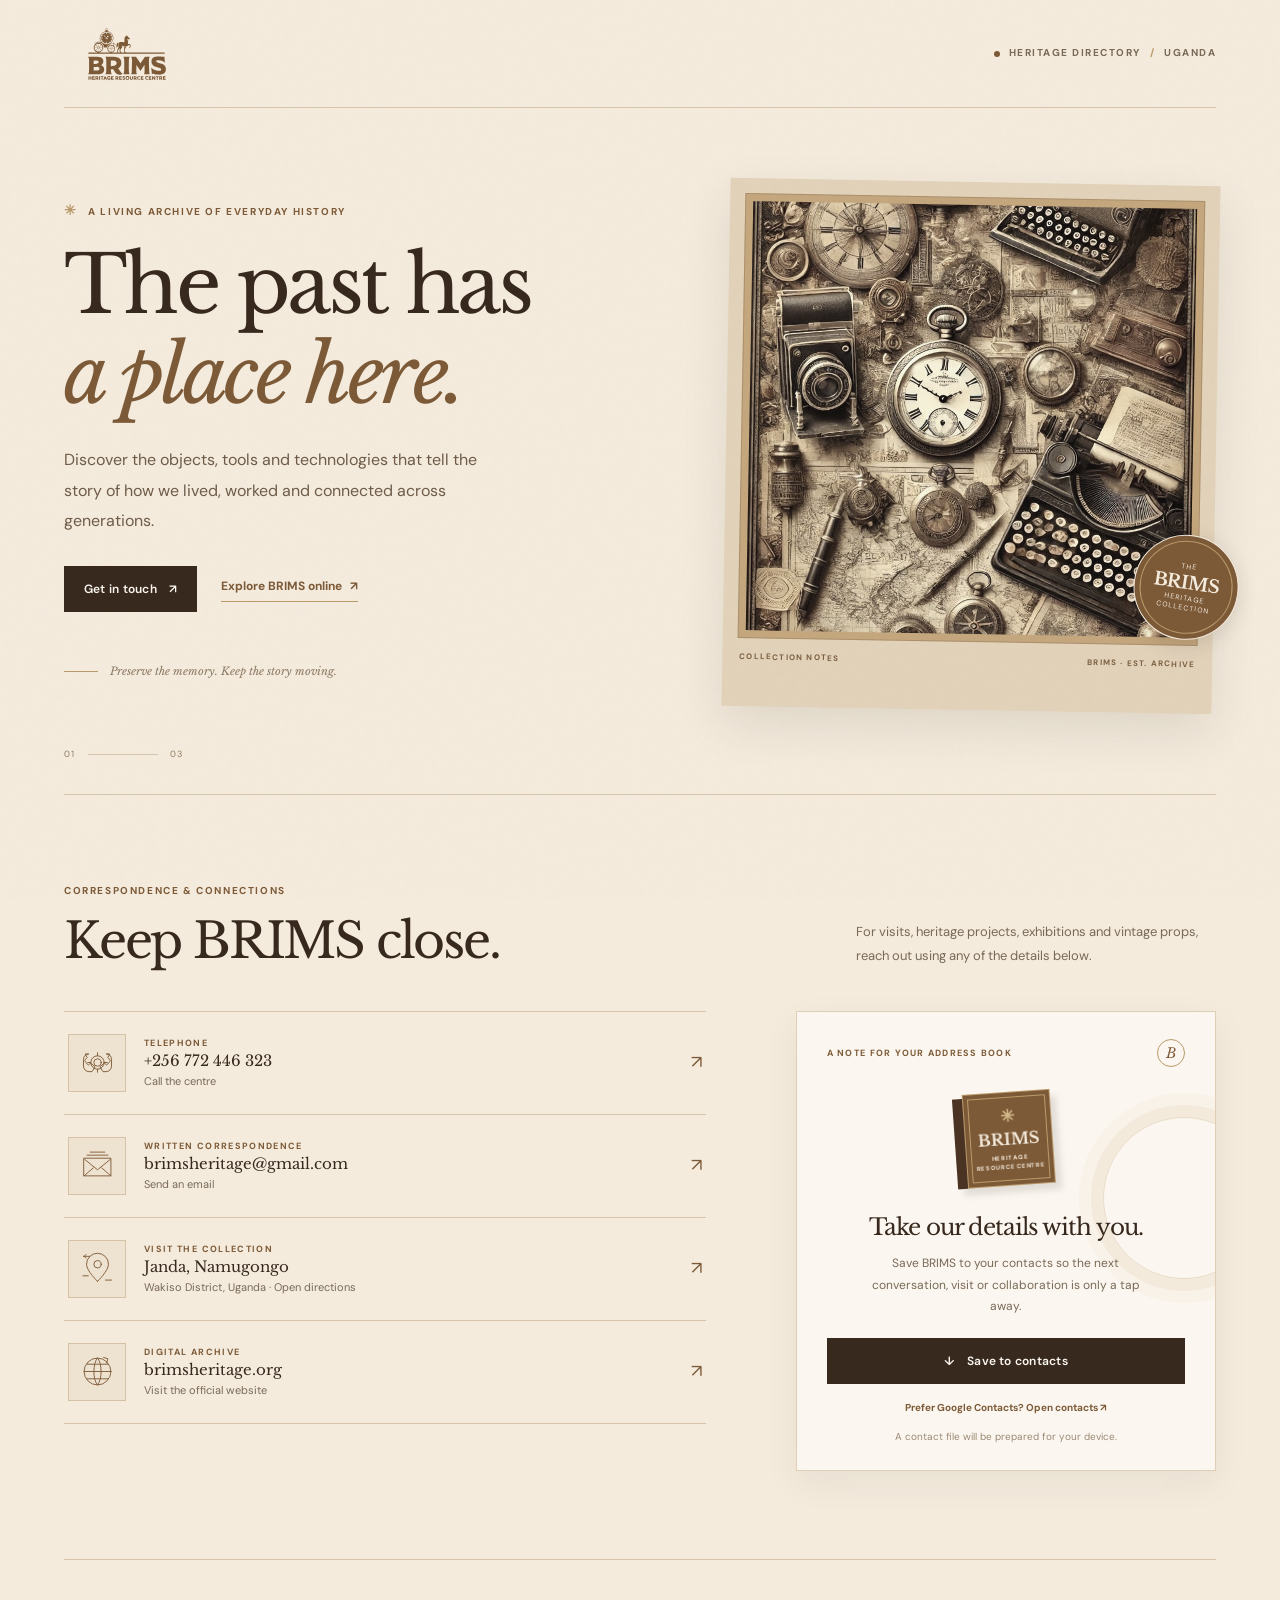
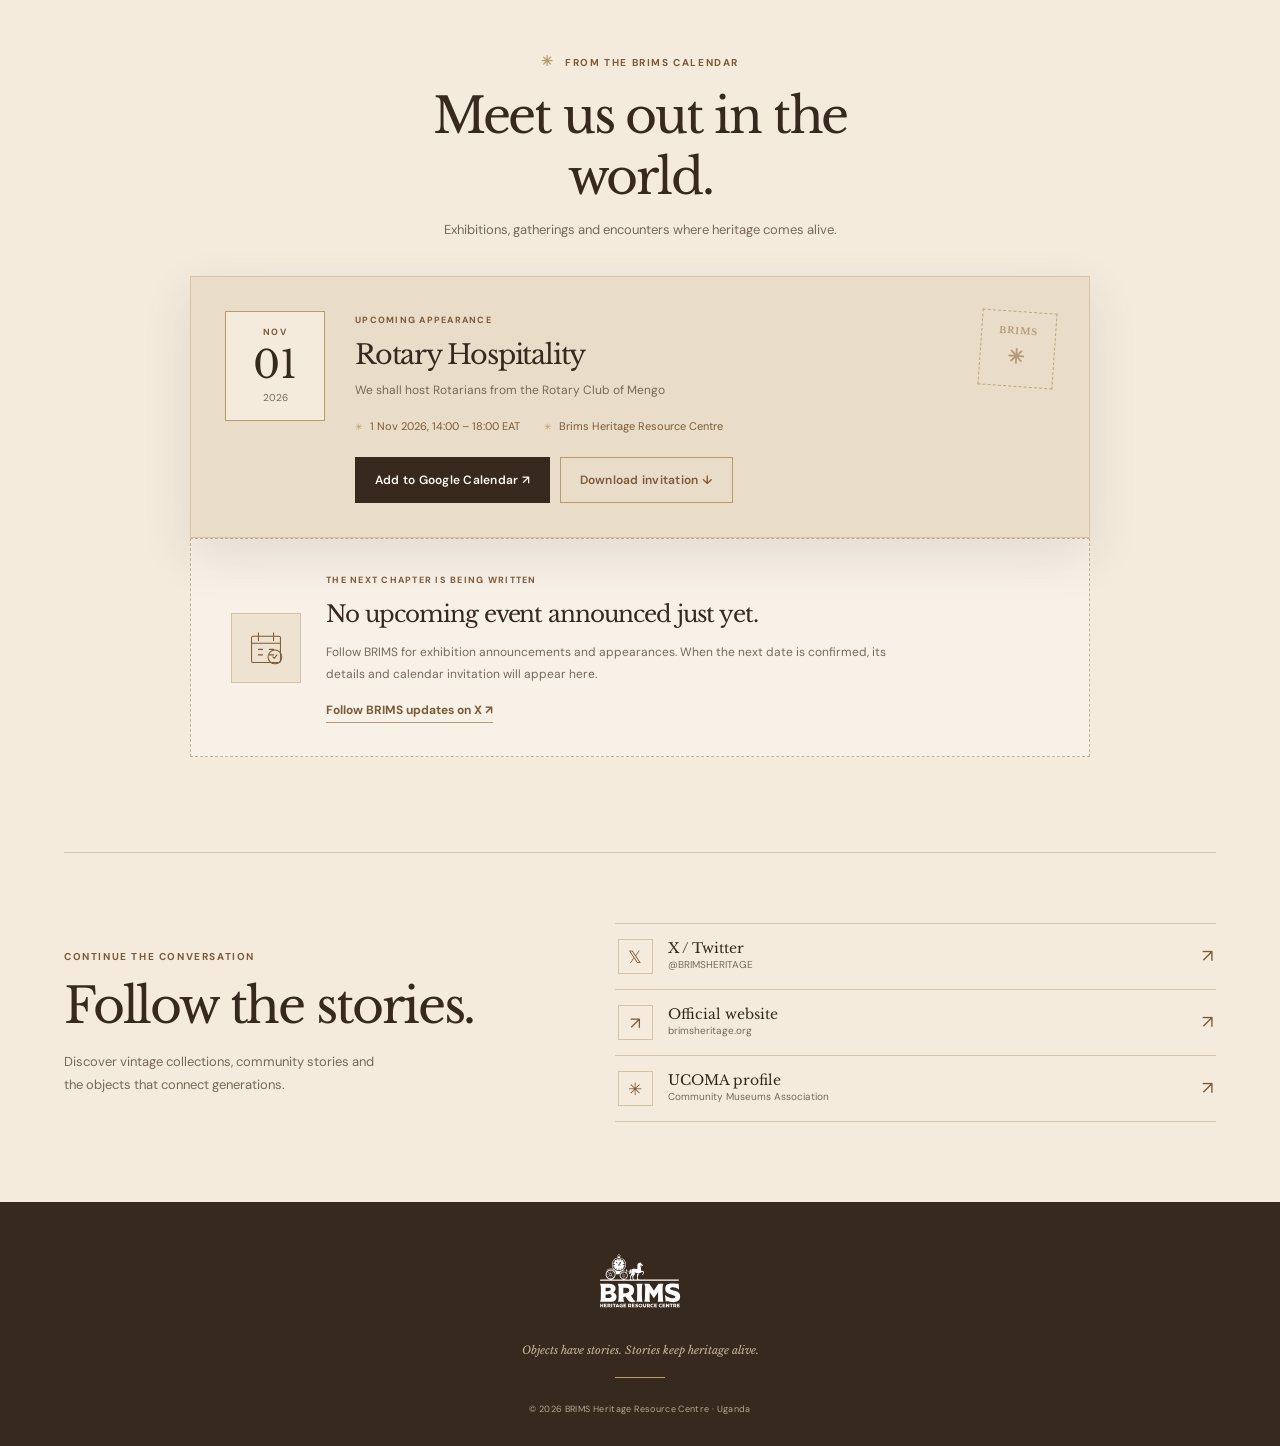
<file: index.html>
<!doctype html>
<html lang="en">
<head>
  <meta charset="utf-8">
  <meta name="viewport" content="width=device-width, initial-scale=1">
  <meta name="theme-color" content="#38291f">
  <meta name="description" content="Connect with BRIMS Heritage Resource Centre in Janda, Namugongo, Uganda. Save our contact details and discover our next public appearance.">
  <title>BRIMS Heritage Resource Centre | Heritage, Preserved</title>
  <link rel="preconnect" href="https://fonts.googleapis.com">
  <link rel="preconnect" href="https://fonts.gstatic.com" crossorigin>
  <link href="https://fonts.googleapis.com/css2?family=DM+Sans:wght@400;500;600;700&family=Libre+Baskerville:wght@400;700&display=swap" rel="stylesheet">
  <link rel="stylesheet" href="styles.css">
  <link rel="icon" href="assets/brims-logo.svg" type="image/svg+xml">
</head>
<body>
  <a class="skip-link" href="#main">Skip to content</a>
  <div class="page-shell">
    <header class="topbar">
      <a class="brand" href="#top" aria-label="BRIMS Heritage Resource Centre home">
        <img src="assets/brims-logo.svg" alt="BRIMS Heritage Resource Centre logo">
      </a>
      <span class="archive-tag"><span class="tag-dot"></span> Heritage directory <span class="tag-separator">/</span> Uganda</span>
    </header>

    <main id="main">
      <section class="hero" id="top" aria-labelledby="hero-title">
        <div class="hero-copy">
          <p class="eyebrow"><span class="ornament">✳</span> A living archive of everyday history</p>
          <h1 id="hero-title">The past has<br><em>a place here.</em></h1>
          <p class="hero-description">Discover the objects, tools and technologies that tell the story of how we lived, worked and connected across generations.</p>
          <div class="hero-actions">
            <a class="button button-primary" href="#contact">Get in touch <span aria-hidden="true">↗</span></a>
            <a class="text-link" href="https://brimsheritage.org/" target="_blank" rel="noopener">Explore BRIMS online <span aria-hidden="true">↗</span></a>
          </div>
          <div class="hero-footnote"><span class="rule"></span><span>Preserve the memory. Keep the story moving.</span></div>
        </div>
        <div class="hero-art" aria-label="Vintage collage of historical instruments and objects" role="img">
          <div class="art-frame"><img src="assets/heritage-collage.jpg" alt="" fetchpriority="high"></div>
          <div class="art-caption"><span>COLLECTION NOTES</span><span>BRIMS · EST. ARCHIVE</span></div>
          <div class="seal" aria-hidden="true"><span>THE</span><strong>BRIMS</strong><span>HERITAGE<br>COLLECTION</span></div>
        </div>
        <div class="hero-index" aria-hidden="true"><span>01</span><span class="index-line"></span><span>03</span></div>
      </section>

      <section class="contact-section section-pad" id="contact" aria-labelledby="contact-title">
        <div class="section-heading">
          <div><p class="eyebrow">Correspondence & connections</p><h2 id="contact-title">Keep BRIMS close.</h2></div>
          <p class="section-intro">For visits, heritage projects, exhibitions and vintage props, reach out using any of the details below.</p>
        </div>

        <div class="contact-layout">
          <div class="contact-list" id="contact-list">
            <a class="contact-row" id="phone-link" href="tel:+256772446323">
              <span class="icon-tile" aria-hidden="true"><svg viewBox="0 0 64 64"><path d="M17 18c-5 0-8 4-8 9v11c0 5 4 9 9 9h5l5-8-7-6-4 3c-3-2-5-5-6-8l4-4-3-6h5Z"/><path d="M47 18c5 0 8 4 8 9v11c0 5-4 9-9 9h-5l-5-8 7-6 4 3c3-2 5-5 6-8l-4-4 3-6h-5Z"/><circle cx="32" cy="32" r="11"/><circle cx="32" cy="32" r="6"/><path d="M32 21v-5M32 48v-5M21 32h-5M48 32h-5"/></svg></span>
              <span class="contact-copy"><span class="contact-label">Telephone</span><strong id="phone-display">+256 772 446 323</strong><small>Call the centre</small></span><span class="row-arrow" aria-hidden="true">↗</span>
            </a>
            <a class="contact-row" id="email-link" href="mailto:brimsheritage@gmail.com">
              <span class="icon-tile" aria-hidden="true"><svg viewBox="0 0 64 64"><path d="M10 20h44v29H10z"/><path d="m11 22 21 17 21-17"/><path d="M15 15h34M20 10h24"/><path d="m10 49 15-13M54 49 39 36"/></svg></span>
              <span class="contact-copy"><span class="contact-label">Written correspondence</span><strong id="email-display">brimsheritage@gmail.com</strong><small>Send an email</small></span><span class="row-arrow" aria-hidden="true">↗</span>
            </a>
            <a class="contact-row" id="location-link" href="https://www.google.com/maps/search/?api=1&query=Janda%2C+Namugongo%2C+Wakiso%2C+Uganda" target="_blank" rel="noopener">
              <span class="icon-tile" aria-hidden="true"><svg viewBox="0 0 64 64"><path d="M32 53S14 36 14 25a18 18 0 1 1 36 0C50 36 32 53 32 53Z"/><circle cx="32" cy="25" r="6"/><path d="M9 12h10M45 51h10M8 44h9"/><path d="m10 12 3-3m-3 3 3 3"/></svg></span>
              <span class="contact-copy"><span class="contact-label">Visit the collection</span><strong>Janda, Namugongo</strong><small>Wakiso District, Uganda · Open directions</small></span><span class="row-arrow" aria-hidden="true">↗</span>
            </a>
            <a class="contact-row" href="https://brimsheritage.org/" target="_blank" rel="noopener">
              <span class="icon-tile" aria-hidden="true"><svg viewBox="0 0 64 64"><circle cx="32" cy="32" r="22"/><path d="M10 32h44M32 10c8 8 8 36 0 44M32 10c-8 8-8 36 0 44M15 20h34M15 44h34"/><path d="m42 9 7 2-2 7"/></svg></span>
              <span class="contact-copy"><span class="contact-label">Digital archive</span><strong>brimsheritage.org</strong><small>Visit the official website</small></span><span class="row-arrow" aria-hidden="true">↗</span>
            </a>
          </div>

          <aside class="save-card">
            <div class="save-card-top"><span class="mini-kicker">A note for your address book</span><span class="mini-stamp" aria-hidden="true">B</span></div>
            <div class="address-book" aria-hidden="true"><div class="book-spine"></div><div class="book-face"><span class="book-mark">✳</span><span>BRIMS</span><small>HERITAGE<br>RESOURCE CENTRE</small></div></div>
            <h3>Take our details with you.</h3>
            <p>Save BRIMS to your contacts so the next conversation, visit or collaboration is only a tap away.</p>
            <button class="button button-primary button-wide" id="save-contact" type="button"><span aria-hidden="true">↓</span> Save to contacts</button>
            <a class="import-link" href="https://contacts.google.com/" target="_blank" rel="noopener">Prefer Google Contacts? Open contacts ↗</a>
            <p class="privacy-note" id="save-status" role="status" aria-live="polite">A contact file will be prepared for your device.</p>
          </aside>
        </div>
      </section>

      <section class="event-section section-pad" id="event" aria-labelledby="event-title">
        <div class="event-heading"><p class="eyebrow"><span class="ornament">✳</span> From the BRIMS calendar</p><h2 id="event-title">Meet us out in the world.</h2><p>Exhibitions, gatherings and encounters where heritage comes alive.</p></div>
        <article class="event-card" id="event-card" hidden>
          <div class="event-date" id="event-date-badge"><span id="event-month">DATE</span><strong id="event-day">—</strong><small id="event-year">—</small></div>
          <div class="event-details"><p class="mini-kicker" id="event-category">UPCOMING APPEARANCE</p><h3 id="event-name"></h3><p id="event-description"></p><div class="event-meta"><span id="event-time"></span><span id="event-venue"></span></div><div class="event-actions"><a class="button button-primary" id="google-calendar" href="#" target="_blank" rel="noopener">Add to Google Calendar ↗</a><button class="button button-outline" id="download-ics" type="button">Download invitation ↓</button></div></div>
          <div class="event-ticket-mark" aria-hidden="true">BRIMS<br><span>✳</span></div>
        </article>
        <div class="no-event" id="no-event">
          <span class="no-event-icon" aria-hidden="true"><svg viewBox="0 0 64 64"><rect x="11" y="15" width="42" height="38" rx="2"/><path d="M11 25h42M21 10v11M43 10v11M21 34h6m10 0h6M21 42h6m10 0h6"/><circle cx="45" cy="45" r="10"/><path d="m42 45 2 2 4-5"/></svg></span>
          <div><p class="mini-kicker">The next chapter is being written</p><h3>No upcoming event announced just yet.</h3><p>Follow BRIMS for exhibition announcements and appearances. When the next date is confirmed, its details and calendar invitation will appear here.</p><a class="text-link" href="https://x.com/BRIMSHERITAGE" target="_blank" rel="noopener">Follow BRIMS updates on X ↗</a></div>
        </div>
      </section>

      <section class="social-section section-pad" aria-labelledby="social-title">
        <div><p class="eyebrow">Continue the conversation</p><h2 id="social-title">Follow the stories.</h2><p class="social-copy">Discover vintage collections, community stories and the objects that connect generations.</p></div>
        <div class="social-links">
          <a href="https://x.com/BRIMSHERITAGE" target="_blank" rel="noopener"><span class="social-symbol">𝕏</span><span><strong>X / Twitter</strong><small>@BRIMSHERITAGE</small></span><span class="row-arrow">↗</span></a>
          <a href="https://brimsheritage.org/" target="_blank" rel="noopener"><span class="social-symbol">↗</span><span><strong>Official website</strong><small>brimsheritage.org</small></span><span class="row-arrow">↗</span></a>
          <a href="https://ucoma.or.ug/2025/02/17/brims-heritage-resource-centre/" target="_blank" rel="noopener"><span class="social-symbol">✳</span><span><strong>UCOMA profile</strong><small>Community Museums Association</small></span><span class="row-arrow">↗</span></a>
        </div>
      </section>
    </main>

    <footer class="footer"><img src="assets/brims-logo-light.svg" alt="BRIMS Heritage Resource Centre"><p>Objects have stories. Stories keep heritage alive.</p><span class="footer-line"></span><small>© <span id="current-year"></span> BRIMS Heritage Resource Centre · Uganda</small></footer>
  </div>
  <script src="app.js"></script>
</body>
</html>
</file>
<file: styles.css>
:root{--paper:#f4ebdd;--paper-deep:#e8dbc7;--paper-light:#fbf7f0;--ink:#38291f;--brown:#7d5a37;--brass:#b99a6b;--line:#d6c5ac;--muted:#796957;--serif:"Libre Baskerville",Georgia,serif;--sans:"DM Sans",Arial,sans-serif;--shadow:0 18px 48px rgba(56,41,31,.11)}
*{box-sizing:border-box}html{scroll-behavior:smooth}body{margin:0;background:var(--paper);color:var(--ink);font-family:var(--sans);font-size:15px;line-height:1.65}body:before{content:"";position:fixed;inset:0;pointer-events:none;z-index:5;opacity:.15;background-image:url("data:image/svg+xml,%3Csvg viewBox='0 0 180 180' xmlns='http://www.w3.org/2000/svg'%3E%3Cfilter id='n'%3E%3CfeTurbulence type='fractalNoise' baseFrequency='.82' numOctaves='3' stitchTiles='stitch'/%3E%3C/filter%3E%3Crect width='100%25' height='100%25' filter='url(%23n)' opacity='.12'/%3E%3C/svg%3E");mix-blend-mode:multiply}.skip-link{position:absolute;top:-60px;left:16px;background:var(--ink);color:white;padding:10px 16px;z-index:10}.skip-link:focus{top:16px}.page-shell{max-width:1440px;margin:auto;padding:0 clamp(20px,5vw,78px);overflow:hidden}.topbar{height:108px;display:flex;align-items:center;justify-content:space-between;border-bottom:1px solid var(--line);gap:20px}.brand img{display:block;width:180px;height:auto;max-height:80px;object-fit:contain;object-position:left center}.archive-tag{display:flex;align-items:center;gap:9px;text-transform:uppercase;letter-spacing:.15em;font-size:10px;font-weight:700;color:var(--muted)}.tag-dot{width:6px;height:6px;background:var(--brown);border-radius:50%}.tag-separator{color:var(--brass)}.hero{position:relative;display:grid;grid-template-columns:1fr .88fr;gap:clamp(38px,7vw,112px);align-items:center;min-height:620px;padding:74px 0 84px}.hero-copy{max-width:570px;padding-bottom:15px}.eyebrow,.mini-kicker{margin:0 0 19px;text-transform:uppercase;letter-spacing:.16em;font-size:10px;font-weight:700;color:var(--brown)}.ornament{font-size:14px;margin-right:7px;color:var(--brass)}h1,h2,h3,p{margin-top:0}h1,h2,h3{font-family:var(--serif);font-weight:400;letter-spacing:-.045em}h1{font-size:clamp(46px,6.2vw,88px);line-height:1.13;margin:0 0 25px}h1 em{font-weight:400;color:var(--brown)}.hero-description{font-size:16px;color:#6e5c49;max-width:435px;line-height:1.9;margin-bottom:30px}.hero-actions{display:flex;align-items:center;gap:24px;flex-wrap:wrap}.button{display:inline-flex;align-items:center;justify-content:center;gap:12px;border:1px solid transparent;text-decoration:none;font:600 12px var(--sans);letter-spacing:.02em;padding:14px 19px;cursor:pointer;transition:transform .2s ease,background .2s ease,color .2s ease,border-color .2s ease}.button:hover{transform:translateY(-2px)}.button-primary{background:var(--ink);color:var(--paper-light)}.button-primary:hover{background:var(--brown)}.text-link{font-size:12px;font-weight:700;text-decoration:none;color:var(--brown);border-bottom:1px solid var(--brass);padding:0 0 4px}.text-link span{margin-left:5px}.hero-footnote{display:flex;align-items:center;gap:12px;margin-top:52px;color:#8b7963;font:italic 11px var(--serif)}.rule{width:34px;height:1px;background:var(--brass)}.hero-art{position:relative;width:100%;max-width:490px;justify-self:end;padding:15px 15px 43px;background:#e2d2ba;box-shadow:var(--shadow);transform:rotate(1deg)}.art-frame{height:445px;overflow:hidden;background:#c4a77d;border:1px solid rgba(56,41,31,.18);padding:7px}.art-frame img{width:100%;height:100%;display:block;object-fit:cover;filter:sepia(.23) saturate(.7) contrast(.94)}.art-caption{display:flex;justify-content:space-between;gap:10px;padding:12px 2px 0;font-size:8px;font-weight:700;letter-spacing:.15em;color:#7b6142}.seal{position:absolute;right:-25px;bottom:74px;display:flex;flex-direction:column;align-items:center;justify-content:center;width:105px;height:105px;border:1px solid #f4ebdd;border-radius:50%;outline:1px solid var(--brass);outline-offset:-7px;background:var(--brown);color:var(--paper);text-align:center;transform:rotate(8deg);box-shadow:0 5px 20px #38291f26}.seal span{font-size:7px;line-height:1.4;letter-spacing:.15em}.seal strong{font:700 18px var(--serif);letter-spacing:-.04em}.hero-index{position:absolute;left:0;bottom:32px;display:flex;align-items:center;gap:12px;font-size:9px;letter-spacing:.14em;color:#927e65}.index-line{height:1px;width:70px;background:var(--line)}.section-pad{padding:88px 0}.contact-section{border-top:1px solid var(--line);border-bottom:1px solid var(--line)}.section-heading{display:flex;align-items:end;justify-content:space-between;gap:50px;margin-bottom:40px}.section-heading .eyebrow{margin-bottom:10px}.section-heading h2,.event-heading h2,.social-section h2{font-size:clamp(32px,4vw,49px);line-height:1.25;margin-bottom:0}.section-intro{max-width:360px;color:var(--muted);font-size:13px;line-height:1.8;margin:0 0 4px}.contact-layout{display:grid;grid-template-columns:1.1fr .72fr;gap:clamp(35px,7vw,100px);align-items:start}.contact-list{border-top:1px solid var(--line)}.contact-row{display:flex;align-items:center;gap:18px;padding:22px 4px;border-bottom:1px solid var(--line);text-decoration:none;color:var(--ink);transition:padding .2s ease,background .2s ease}.contact-row:hover{padding-left:10px;background:rgba(255,255,255,.22)}.icon-tile{flex:0 0 58px;width:58px;height:58px;border:1px solid #d5c1a5;background:#eee2d0;display:grid;place-items:center}.icon-tile svg{width:39px;height:39px;fill:none;stroke:var(--brown);stroke-width:1.5;stroke-linecap:round;stroke-linejoin:round}.contact-copy{display:flex;flex-direction:column;min-width:0;flex:1}.contact-label{font-size:9px;letter-spacing:.15em;text-transform:uppercase;color:var(--brown);font-weight:700}.contact-copy strong{font:400 15px var(--serif);overflow-wrap:anywhere}.contact-copy small{font-size:11px;color:var(--muted);margin-top:2px}.row-arrow{font-size:18px;color:var(--brown);margin-left:auto}.save-card{position:relative;overflow:hidden;padding:27px 30px 24px;background:var(--paper-light);border:1px solid #dfceb6;box-shadow:0 12px 34px rgba(56,41,31,.06)}.save-card:after{content:"";position:absolute;right:-50px;top:105px;width:160px;height:160px;border:1px solid #eadbc7;border-radius:50%;box-shadow:0 0 0 12px #eadbc766,0 0 0 24px #eadbc733;pointer-events:none}.save-card-top{display:flex;align-items:center;justify-content:space-between;position:relative;z-index:1}.mini-kicker{font-size:9px;margin:0;letter-spacing:.14em}.mini-stamp{width:28px;height:28px;display:grid;place-items:center;border:1px solid var(--brass);border-radius:50%;color:var(--brown);font:italic 14px var(--serif)}.address-book{position:relative;width:116px;height:100px;margin:25px auto 20px;transform:rotate(-4deg);filter:drop-shadow(6px 7px 3px #38291f20)}.book-face{position:absolute;left:17px;top:0;width:88px;height:94px;background:#7d5a37;border:1px solid #b99a6b;outline:1px solid #b99a6b;outline-offset:-6px;color:var(--paper);display:flex;flex-direction:column;align-items:center;justify-content:center;text-align:center;font:700 16px var(--serif)}.book-face small{font:700 6px var(--sans);letter-spacing:.12em;line-height:1.5;margin-top:5px}.book-mark{font-size:17px;color:#d3b889;margin-bottom:2px}.book-spine{position:absolute;left:7px;top:4px;width:16px;height:90px;background:#4b3324;border-right:2px solid #b99a6b}.save-card h3{font-size:23px;line-height:1.35;text-align:center;margin:0 0 10px;position:relative;z-index:1}.save-card>p:not(.privacy-note){font-size:12px;line-height:1.8;color:var(--muted);text-align:center;margin:0 auto 20px;max-width:300px;position:relative;z-index:1}.button-wide{width:100%;position:relative;z-index:1}.import-link{display:block;text-align:center;font-size:10px;color:var(--brown);font-weight:700;text-decoration:none;margin-top:16px}.privacy-note{font-size:10px;text-align:center;color:#9b8973;margin:13px 0 0;position:relative;z-index:1}.event-section{padding-top:90px;padding-bottom:95px}.event-heading{text-align:center;max-width:560px;margin:0 auto 35px}.event-heading .eyebrow{margin-bottom:12px}.event-heading h2{margin-bottom:12px}.event-heading>p:last-child{color:var(--muted);font-size:13px;margin:0}.event-card{position:relative;display:grid;grid-template-columns:100px 1fr 75px;gap:30px;align-items:start;max-width:900px;margin:auto;padding:34px;background:#e9dcc8;border:1px solid #d6c3a8;box-shadow:var(--shadow)}.event-card[hidden]{display:none}.event-date{display:flex;flex-direction:column;align-items:center;justify-content:center;min-height:110px;border:1px solid #b99a6b;background:var(--paper);padding:13px 6px}.event-date span{font-size:9px;letter-spacing:.15em;font-weight:700;color:var(--brown)}.event-date strong{font:400 38px var(--serif);line-height:1.3}.event-date small{font-size:10px;color:var(--muted)}.event-details .mini-kicker{margin:2px 0 9px}.event-details h3{font-size:27px;line-height:1.3;margin:0 0 8px}.event-details>p:not(.mini-kicker){font-size:12px;line-height:1.8;color:var(--muted);margin:0 0 16px}.event-meta{display:flex;gap:10px 24px;flex-wrap:wrap;font-size:11px;color:var(--brown);margin-bottom:22px}.event-meta span:before{content:"✳";font-size:9px;margin-right:7px;color:var(--brass)}.event-actions{display:flex;gap:10px;flex-wrap:wrap}.button-outline{border-color:#b99a6b;color:var(--brown);background:transparent}.button-outline:hover{background:#f4ebdd}.event-ticket-mark{font:700 9px var(--serif);letter-spacing:.12em;line-height:1.8;text-align:center;color:#b49a76;border:1px dashed #c2a77f;padding:11px 4px;transform:rotate(4deg)}.event-ticket-mark span{font-size:20px}.no-event{max-width:900px;margin:auto;display:flex;gap:25px;align-items:center;padding:34px 40px;background:rgba(255,255,255,.3);border:1px dashed #c9b596}.no-event-icon{width:70px;height:70px;flex:0 0 70px;border:1px solid #d5c1a5;background:#eee2d0;display:grid;place-items:center}.no-event-icon svg{width:44px;fill:none;stroke:var(--brown);stroke-width:1.5;stroke-linecap:round;stroke-linejoin:round}.no-event .mini-kicker{margin-bottom:8px}.no-event h3{font-size:23px;margin:0 0 8px}.no-event p:not(.mini-kicker){max-width:600px;font-size:12px;line-height:1.8;color:var(--muted);margin-bottom:12px}.social-section{border-top:1px solid var(--line);display:grid;grid-template-columns:.8fr 1fr;gap:70px;align-items:center;padding-top:70px;padding-bottom:80px}.social-section .eyebrow{margin-bottom:10px}.social-section h2{margin-bottom:13px}.social-copy{font-size:13px;color:var(--muted);max-width:330px;line-height:1.8;margin:0}.social-links{border-top:1px solid var(--line)}.social-links>a{display:flex;align-items:center;gap:15px;padding:15px 3px;border-bottom:1px solid var(--line);text-decoration:none;color:var(--ink)}.social-symbol{width:35px;height:35px;display:grid;place-items:center;border:1px solid #d5c1a5;color:var(--brown);font-size:17px}.social-links>a>span:nth-child(2){display:flex;flex-direction:column;flex:1}.social-links strong{font:400 14px var(--serif)}.social-links small{font-size:10px;color:var(--muted)}.footer{margin:0 calc(clamp(20px,5vw,78px)*-1);background:var(--ink);color:var(--paper);padding:38px 20px 26px;text-align:center}.footer img{width:150px;max-height:82px;object-fit:contain;filter:none}.footer p{font:italic 11px var(--serif);color:#c8b69a;margin:13px 0 20px}.footer-line{display:block;width:50px;height:1px;background:var(--brass);margin:0 auto 17px}.footer small{font-size:9px;color:#b6a58d;letter-spacing:.04em}
@media(max-width:900px){.hero{grid-template-columns:1fr .82fr;gap:34px;min-height:560px}.art-frame{height:370px}.seal{right:-18px;width:88px;height:88px}.seal strong{font-size:15px}.contact-layout{gap:30px;grid-template-columns:1fr .78fr}.save-card{padding:24px 20px}.social-section{gap:35px}}
@media(max-width:650px){.page-shell{padding:0 20px}.topbar{height:84px}.brand img{width:140px;max-height:70px}.archive-tag{font-size:8px;letter-spacing:.1em}.hero{display:flex;flex-direction:column;align-items:stretch;gap:35px;padding:50px 0 65px;min-height:0}.hero-copy{padding:0}.hero-description{font-size:14px}.hero-footnote{margin-top:31px}.hero-art{width:calc(100% - 15px);max-width:430px;align-self:center;margin-right:10px;padding:10px 10px 35px}.art-frame{height:clamp(280px,92vw,420px)}.seal{right:-15px;bottom:55px}.hero-index{bottom:19px}.section-pad{padding:62px 0}.section-heading{display:block;margin-bottom:26px}.section-intro{margin-top:17px}.contact-layout{grid-template-columns:1fr;gap:28px}.contact-row{gap:13px;padding:18px 1px}.icon-tile{flex-basis:50px;width:50px;height:50px}.icon-tile svg{width:34px;height:34px}.contact-copy strong{font-size:13px}.save-card{max-width:420px;width:100%;justify-self:center}.event-section{padding-top:65px;padding-bottom:65px}.event-card{grid-template-columns:72px 1fr;gap:17px;padding:20px}.event-date{min-height:92px}.event-date strong{font-size:31px}.event-details h3{font-size:22px}.event-ticket-mark{display:none}.event-actions .button{width:100%}.no-event{padding:24px 19px;gap:16px;align-items:flex-start}.no-event-icon{width:48px;height:48px;flex-basis:48px}.no-event-icon svg{width:34px}.no-event h3{font-size:19px}.social-section{grid-template-columns:1fr;gap:25px;padding-top:58px;padding-bottom:60px}.footer{margin-left:-20px;margin-right:-20px}}
@media(max-width:380px){.archive-tag{max-width:135px;text-align:right;line-height:1.6}.hero-actions{gap:16px}.button{padding:13px 14px}.contact-copy strong{font-size:12px}.contact-copy small{font-size:10px}.no-event{display:block}.no-event-icon{margin-bottom:16px}}
@media(prefers-reduced-motion:reduce){html{scroll-behavior:auto}*,*:before,*:after{transition:none!important;animation:none!important}}
</file>
